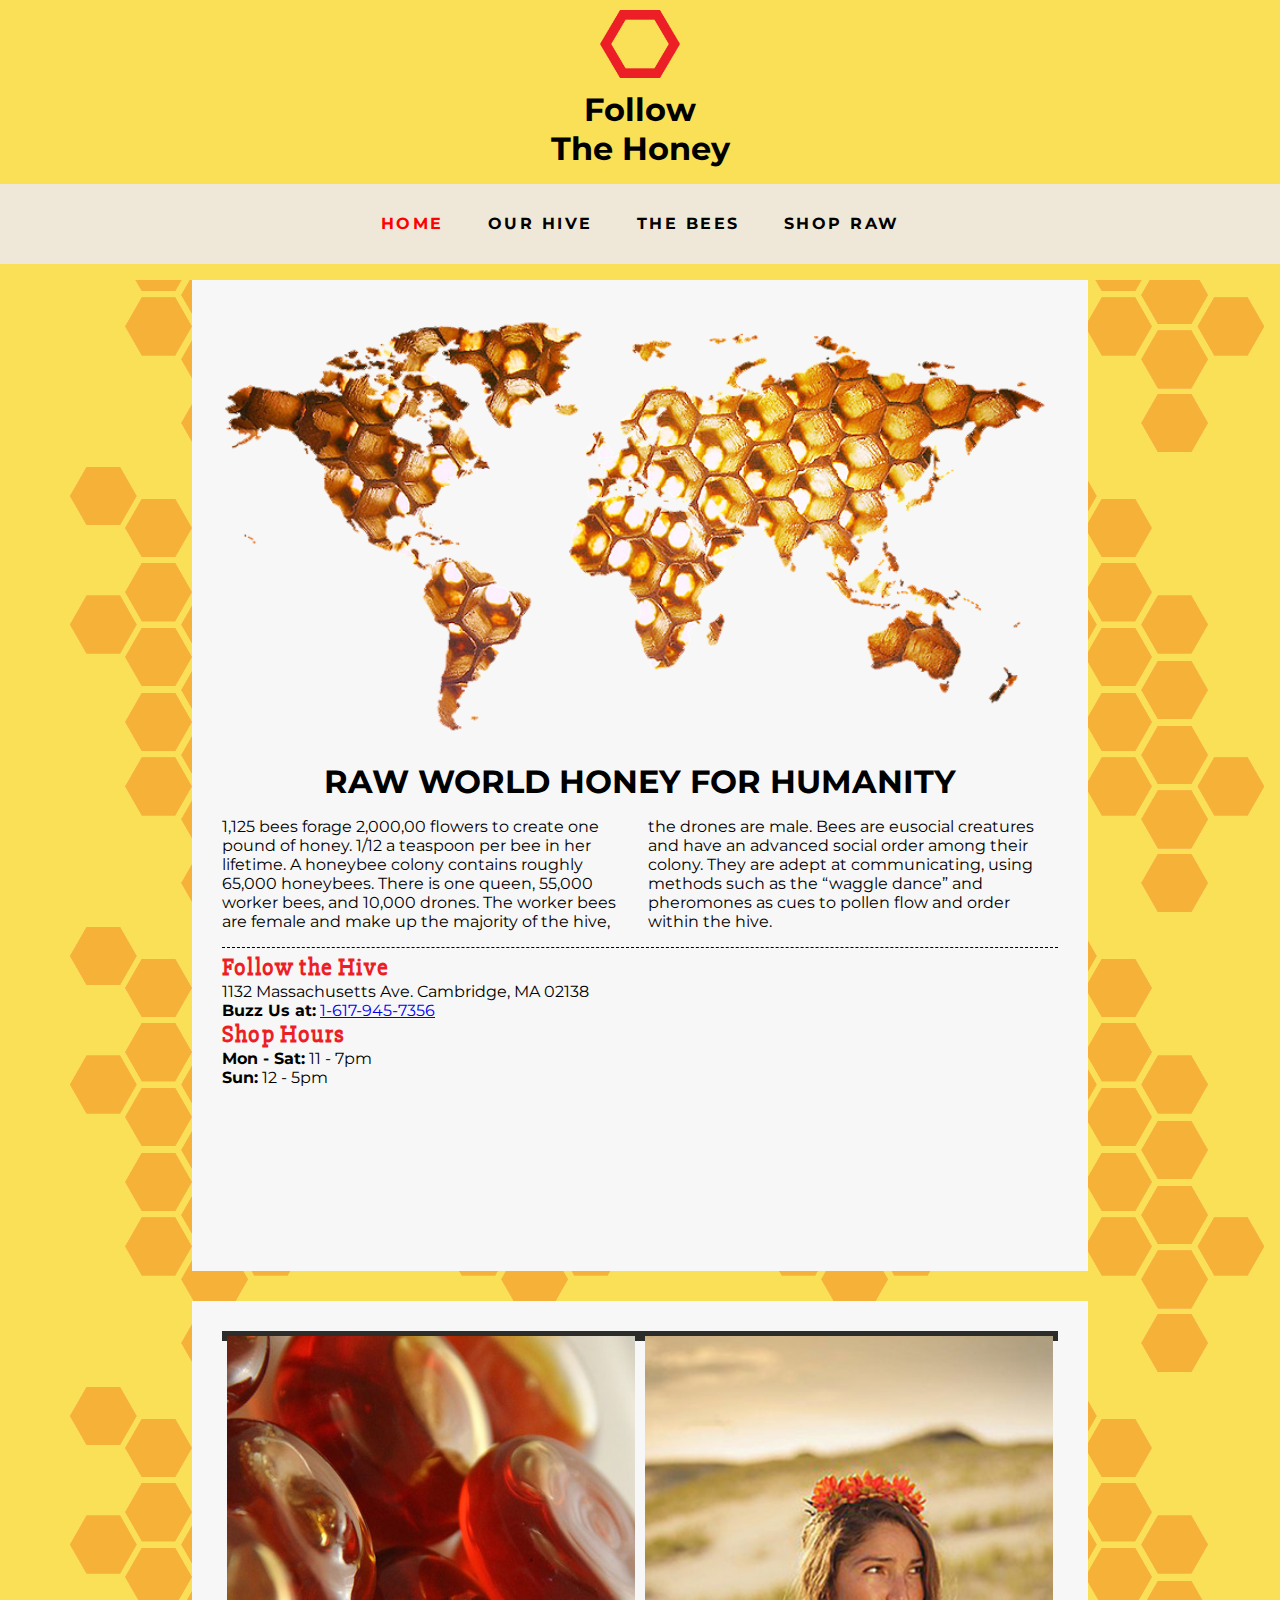
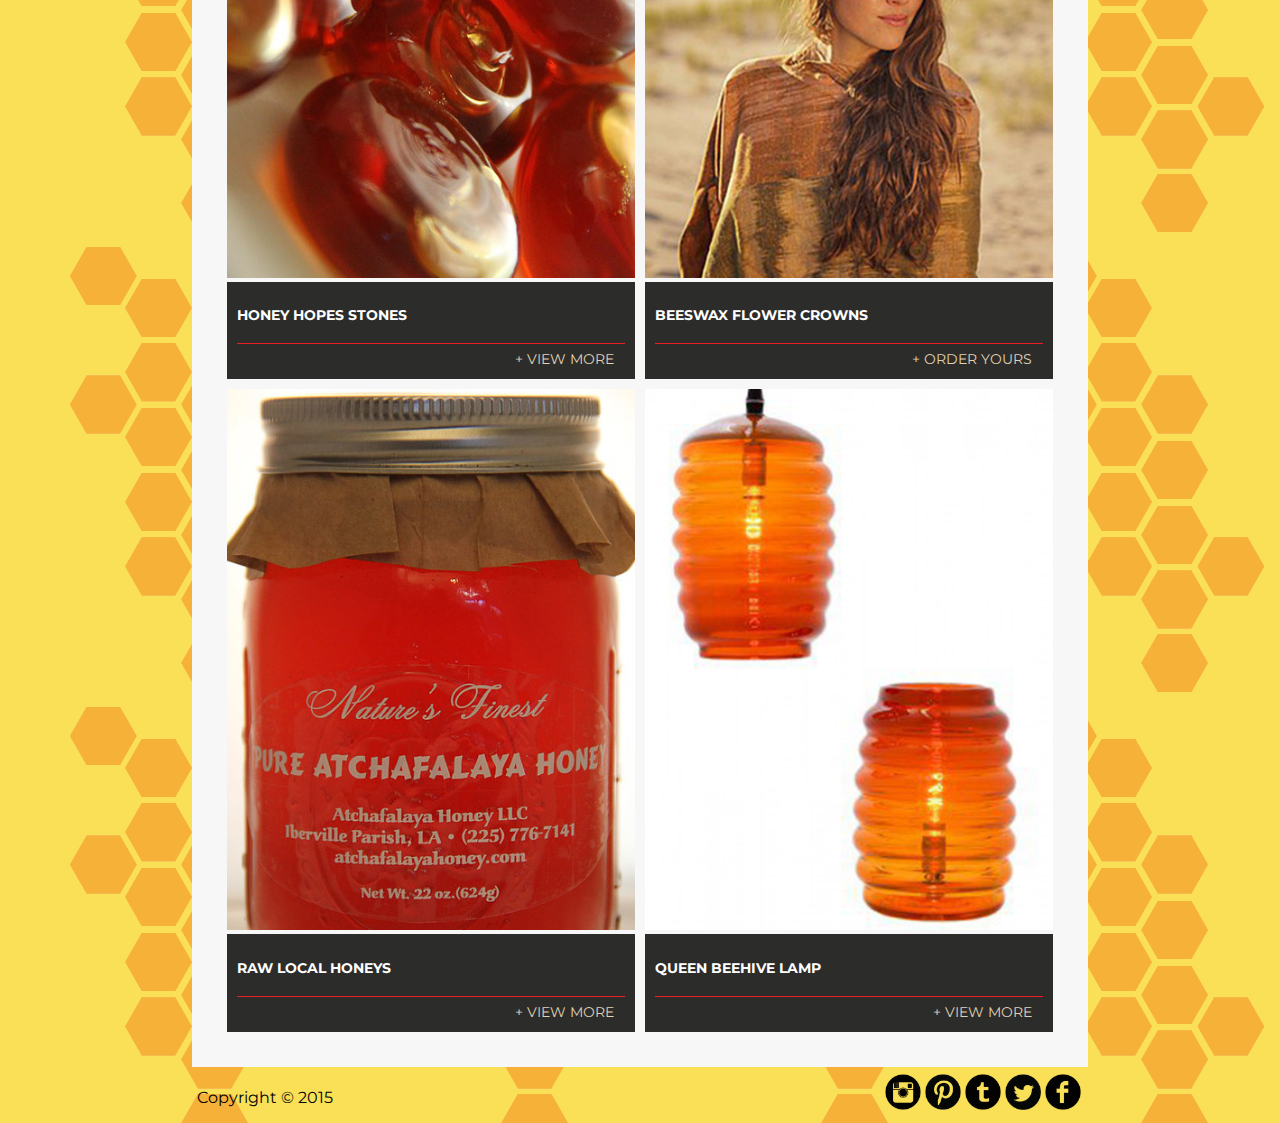
<file: index.html>
<!DOCTYPE html>
<html>
	<head>
		<title>Follow the Honey</title>
		<meta charset="utf-8">
		<meta name="viewport" content="initial-scale=1, maximum-scale=1">
    <link rel="stylesheet" type="text/css" href="normalize.css">
		<link rel="stylesheet" type="text/css" href="web.css">
    <script src="http://cdnjs.cloudflare.com/ajax/libs/jquery/2.1.3/jquery.min.js"></script>
    <script type="text/javascript" src="script.js"></script>
    <link href='https://fonts.googleapis.com/css?family=Slabo+27px|Montserrat' rel='stylesheet' type='text/css'>
     <link rel='shortcut icon' href='favicon.ico' type='image/x-icon'/ >
	</head>
	<body>
  	<header class="clearfix">
  <div class="wrapper">
    <div class="logo"></div>
    <h1>Follow<br>The Honey</h1>
    <nav class='display-menu'>
      <ul>
        <li><a class="active" href="index.html">Home</a></li>
        <li><a href="about.html">Our Hive</a></li>
        <li><a href="bees.html">The Bees</a></li>
        <li><a href="shop.html">Shop Raw</a></li>
      </ul>
    </nav>
    <div class='menu-button'></div>
</header>

<div class="overlay overlay-slidedown">
  <div class='close-button'></div>
  <nav>
    <ul>
      <li><a class="active" href="index.html">Home</a></li>
      <li><a href="about.html">Our Hive</a></li>
      <li><a href="bees.html">The Bees</a></li>
      <li><a href="shop.html">Shop Raw</a></li>
    </ul>
  </nav>
</div>
</div>




<div id="index">
  <img src="img/map.png" style="width:100%;">
    <h1>RAW WORLD HONEY FOR HUMANITY</h1>
    <p>1,125 bees forage 2,000,00 flowers to create one pound of honey. 1/12 a teaspoon per bee in her lifetime. A honeybee colony contains roughly 65,000 honeybees. There is one queen, 55,000 worker bees, and 10,000 drones. The worker bees are female and
      make up the majority of the hive, the drones are male. Bees are eusocial creatures and have an advanced social order among their colony. They are adept at communicating, using methods such as the “waggle dance” and pheromones as cues to pollen flow
      and order within the hive. </p>
      <div class="contact"><h2 style="margin:0; color:rgb(236, 31, 39);">Follow the Hive</h2>1132 Massachusetts Ave. Cambridge, MA 02138
<br><span style="font-weight:bold">Buzz Us at:</span> <a href="tel:1-617-945-7356">1-617-945-7356</a>
<h2 style="margin:0; color:rgb(236, 31, 39);">Shop Hours</h2>
<span style="font-weight:bold">
Mon - Sat:</span> 11 - 7pm<br>
<span style="font-weight:bold">
Sun:</span> 12 - 5pm<br>

<iframe src="https://www.google.com/maps/embed?pb=!1m18!1m12!1m3!1d2947.671622280849!2d-71.11639828628424!3d42.37083704241663!2m3!1f0!2f0!3f0!3m2!1i1024!2i768!4f13.1!3m3!1m2!1s0x89e3775b492ac3d3%3A0x1ed9b62988df802a!2sFollow+the+Honey!5e0!3m2!1sen!2sus!4v1450029311596" width="100%" height="100%" frameborder="0" style="border:0" allowfullscreen></iframe></div>
  </div>


<div class="content">

  <div class="gallerywrap clearfix">
    <div class="gall">
      <div class="product"><img src="img/product1.jpg"></img>
        <div class="buy">
          <div class="item">
            <h4>Honey Hopes Stones</h4>
          </div>
          <div class="buylink"><a href="#">+ View More</a></div>
        </div>
      </div>
      <div class="product"><img src="img/product2.jpg"></img>
        <div class="buy">
          <div class="item">
            <h4>Beeswax Flower Crowns</h4>
          </div>
          <div class="buylink"><a href="#">+ Order yours</a></div>
        </div>
      </div>
      <div class="product"><img src="img/product3.jpg"></img>
        <div class="buy">
          <div class="item">
            <h4>Raw Local Honeys</h4>
          </div>
          <div class="buylink"><a href="#">+ View More</a></div>
        </div>
      </div>
        <div class="buy"></div>
      </div>
      <div class="product"><img src="img/product4.jpg"></img>
        <div class="buy">
          <div class="item">
            <h4>Queen Beehive Lamp</h4>
          </div>
          <div class="buylink"><a href="#">+ View More</a></div>
        </div>
      </div>
    </div>
  </div>
</div>
  
</div>
<div class="footer">
<p>Copyright &copy; 2015</p> 
<div class="social">
<a href="https://www.facebook.com/FollowTheHoney/"><img class="socialbutton" src="img/face.png"></a>
<a href="https://twitter.com/followthehoney"><img class="socialbutton" src="img/twit.png"></a>
<a href="http://followthehoney.tumblr.com/"><img class="socialbutton" src="img/tum.png"></a>
<a href="https://www.pinterest.com/followthehoney/"><img class="socialbutton" src="img/pin.png"></a>
<a href="https://www.instagram.com/followthehoney/"><img class="socialbutton" src="img/insta.png"></a>
</div>
</div>















<script>
$('.menu-button').on('click', function() {
  $(this).removeClass('show-menu-button');
  $('.overlay').slideDown('slow');
});

$('.close-button').on('click', function() {
  $('.overlay').slideUp('fast');
  $('.menu-button').addClass('show-menu-button');
});
</script>


	</body>

</html>
</file>
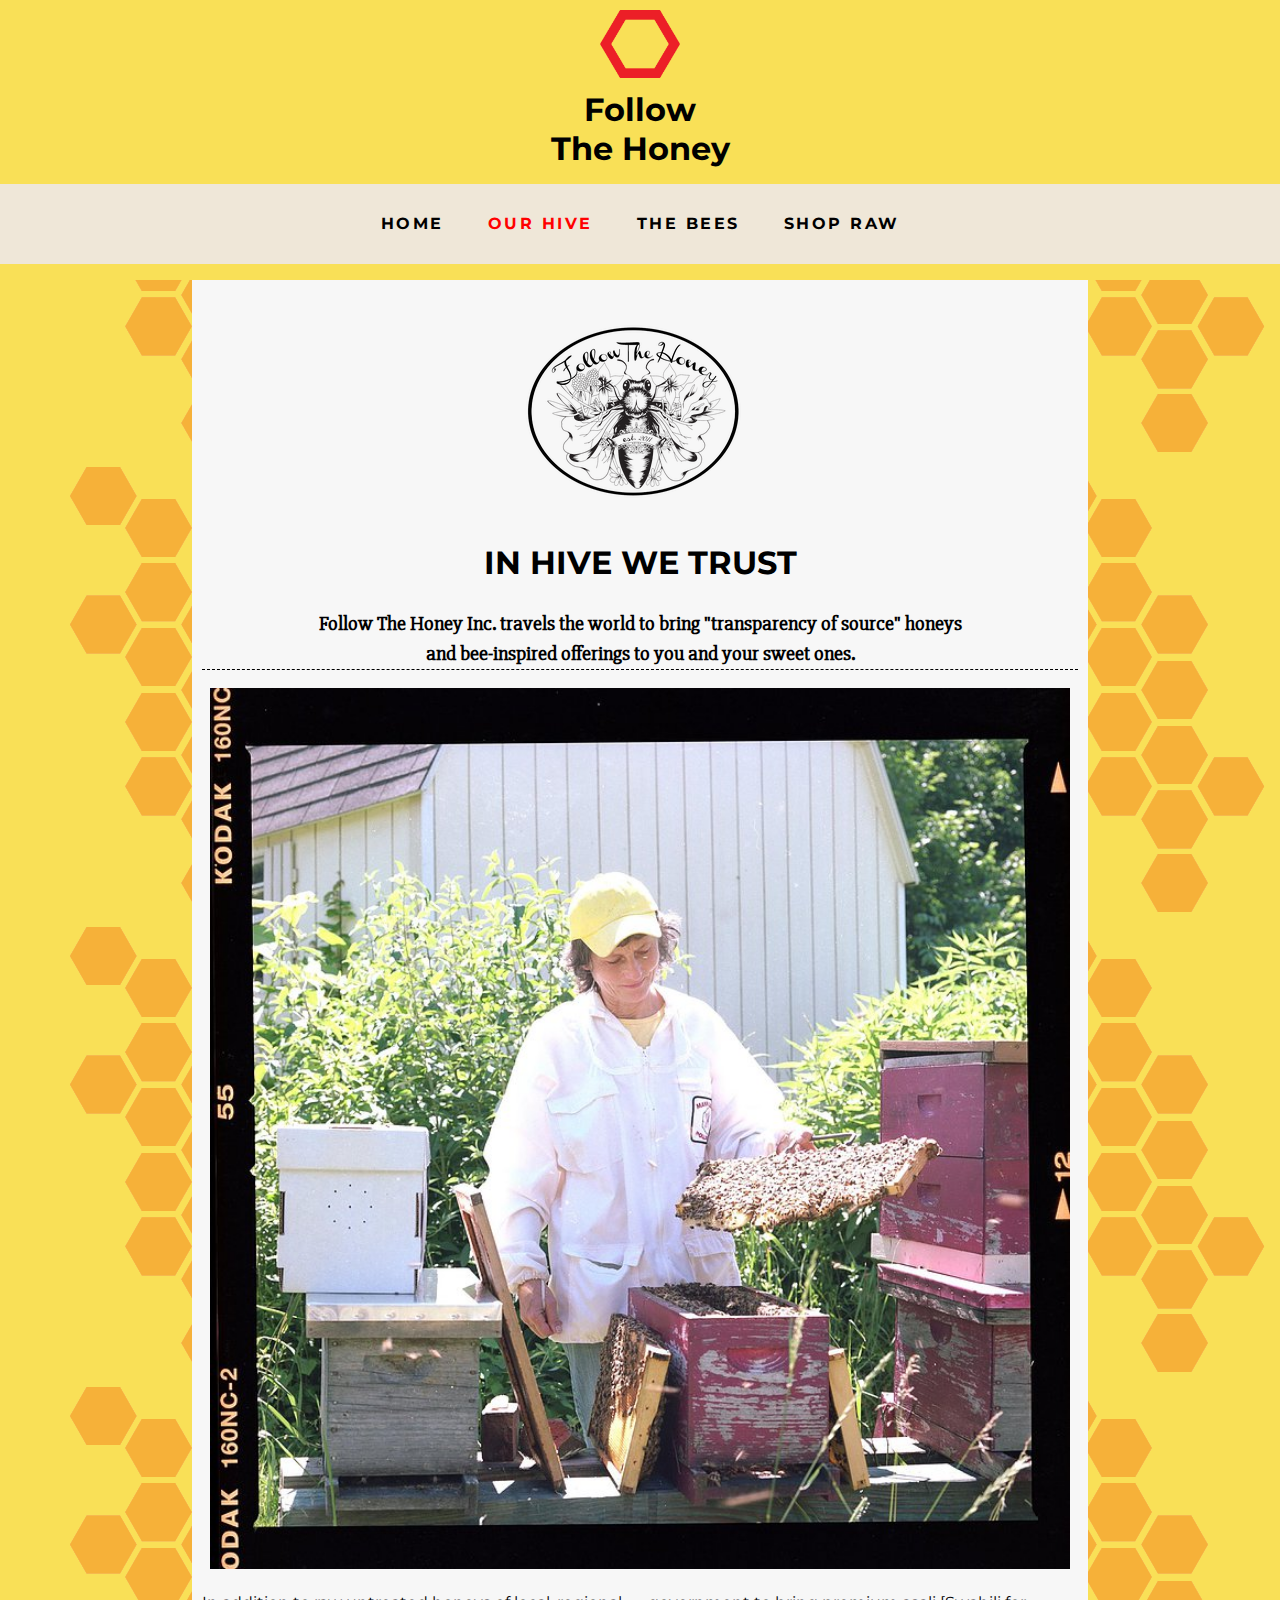
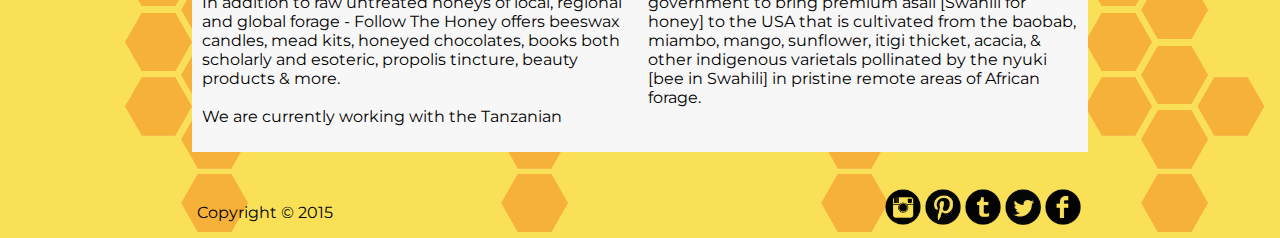
<file: about.html>
<!DOCTYPE html>
<html>
  <head>
    <title>Follow the Honey</title>
    <meta charset="utf-8">
    <meta name="viewport" content="initial-scale=1, maximum-scale=1">
    <link rel="stylesheet" type="text/css" href="normalize.css">
    <link rel="stylesheet" type="text/css" href="web.css">
    <script src="http://cdnjs.cloudflare.com/ajax/libs/jquery/2.1.3/jquery.min.js"></script>
    <script type="text/javascript" src="script.js"></script>
    <link href='https://fonts.googleapis.com/css?family=Slabo+27px|Montserrat' rel='stylesheet' type='text/css'>
     <link rel='shortcut icon' href='favicon.ico' type='image/x-icon'/ >
  </head>
  <body>
    <header class="clearfix">
  <div class="wrapper">
    <div class="logo"></div>
    <h1>Follow<br>The Honey</h1>
    <nav class='display-menu'>
      <ul>
        <li><a href="index.html">Home</a></li>
        <li><a class="active" href="about.html">Our Hive</a></li>
        <li><a href="bees.html">The Bees</a></li>
        <li><a href="shop.html">Shop Raw</a></li>
      </ul>
    </nav>
    <div class='menu-button'></div>
</header>

<div class="overlay overlay-slidedown">
  <div class='close-button'></div>
  <nav>
    <ul>
      <li><a href="index.html">Home</a></li>
      <li><a class="active" href="about.html">Our Hive</a></li>
      <li><a href="bees.html">The Bees</a></li>
      <li><a href="shop.html">Shop Raw</a></li>
    </ul>
  </nav>
</div>
</div>







  <div id="about">
    <img class="follow" src="img/followhead.png" style="display:block;"></img>
    <h1>IN HIVE WE TRUST</h1>
    <h4>Follow The Honey Inc. travels the world to bring "transparency of source" honeys and bee-inspired offerings to you and your sweet ones. </h4>

    <img src="img/kodak.jpg" id="kodak" style=" display:block; width:100%; padding:8px; position:static;"><p>In addition to raw untreated honeys of local, regional and global forage - Follow The Honey offers beeswax candles, mead kits, honeyed chocolates, books both scholarly and esoteric, propolis tincture, beauty products &amp; more.
    <br><br>We are currently working with the Tanzanian government to bring premium asali [Swahili for honey]  to the USA that is cultivated from the baobab, miambo, mango, sunflower, itigi thicket, acacia, &amp; other indigenous varietals pollinated by the nyuki [bee in Swahili] in pristine remote areas of African forage.</p>

  </div>
<div class="footer">
<p>Copyright &copy; 2015</p> 
<div class="social">
<a href="https://www.facebook.com/FollowTheHoney/"><img class="socialbutton" src="img/face.png"></a>
<a href="https://twitter.com/followthehoney"><img class="socialbutton" src="img/twit.png"></a>
<a href="http://followthehoney.tumblr.com/"><img class="socialbutton" src="img/tum.png"></a>
<a href="https://www.pinterest.com/followthehoney/"><img class="socialbutton" src="img/pin.png"></a>
<a href="https://www.instagram.com/followthehoney/"><img class="socialbutton" src="img/insta.png"></a>

</div>
</div>















<script>
$('.menu-button').on('click', function() {
  $(this).removeClass('show-menu-button');
  $('.overlay').slideDown('slow');
});

$('.close-button').on('click', function() {
  $('.overlay').slideUp('fast');
  $('.menu-button').addClass('show-menu-button');
});
</script>


  </body>

</html>
</file>
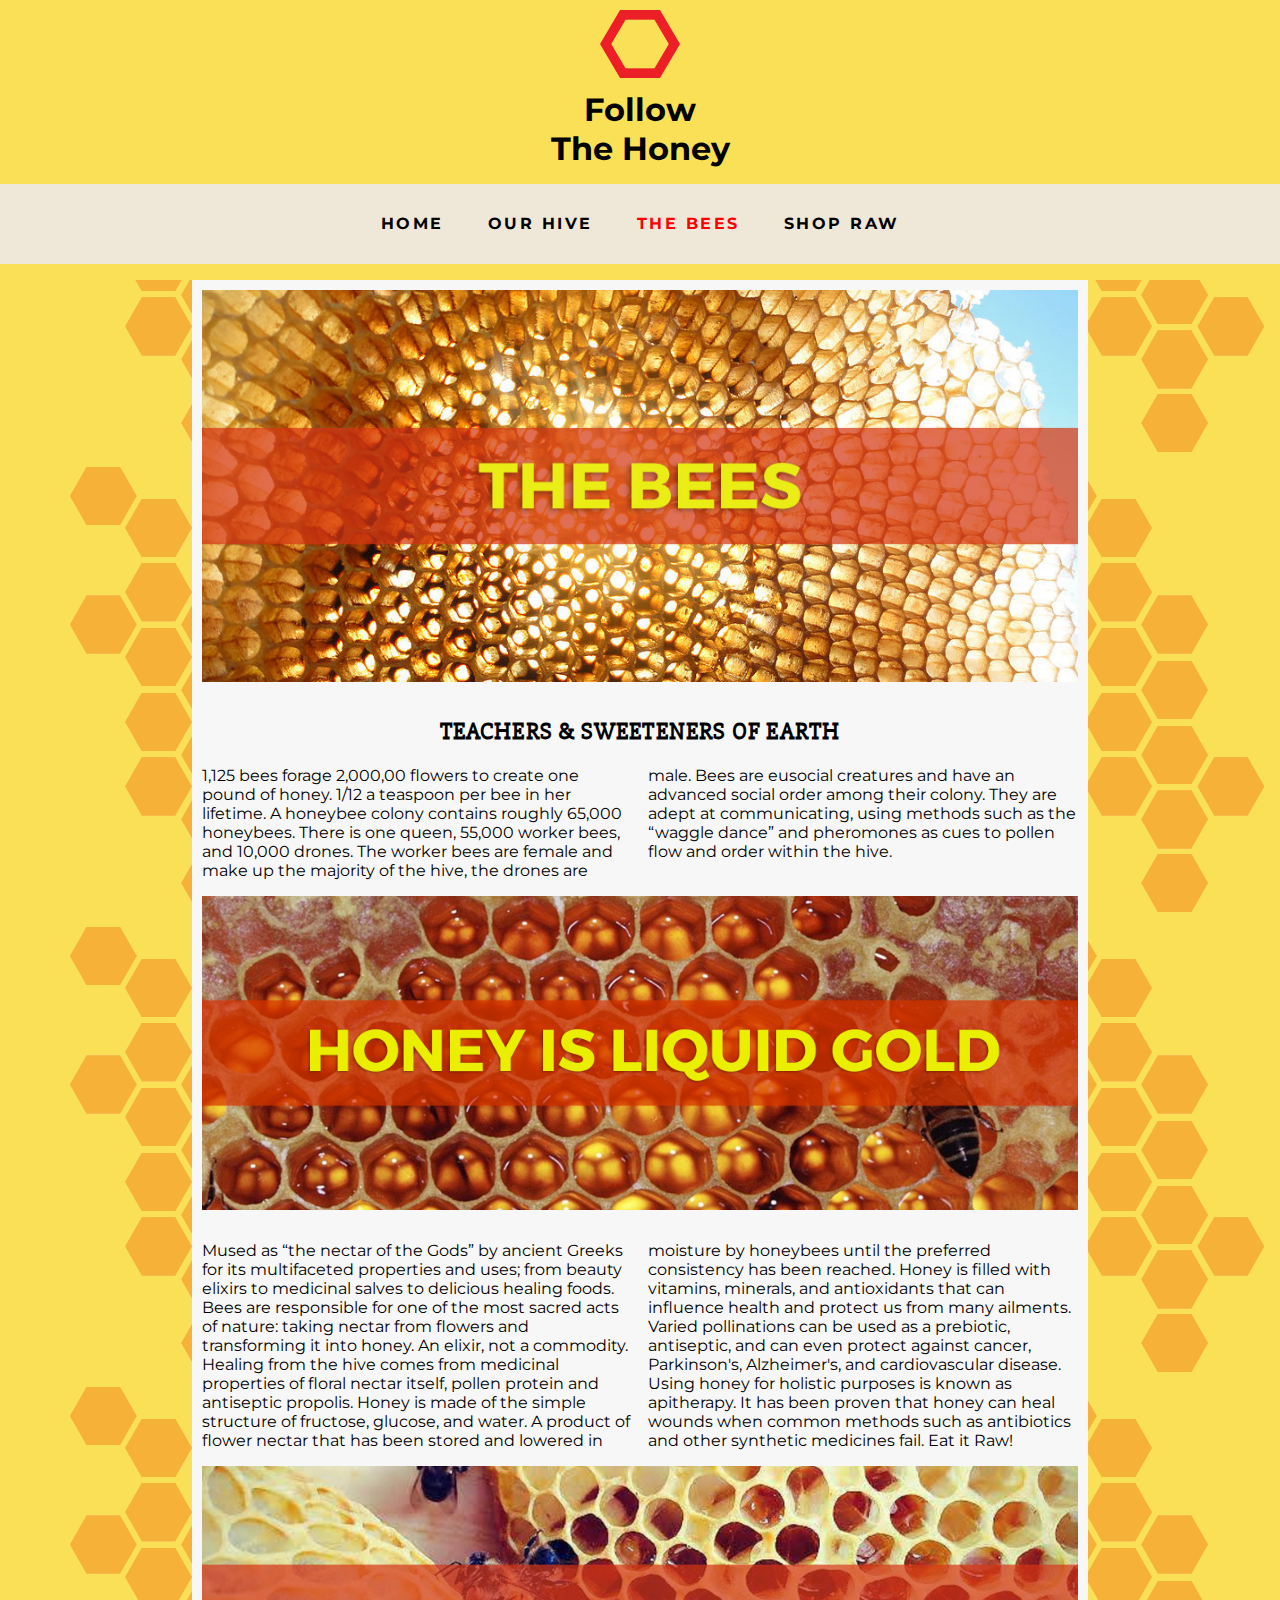
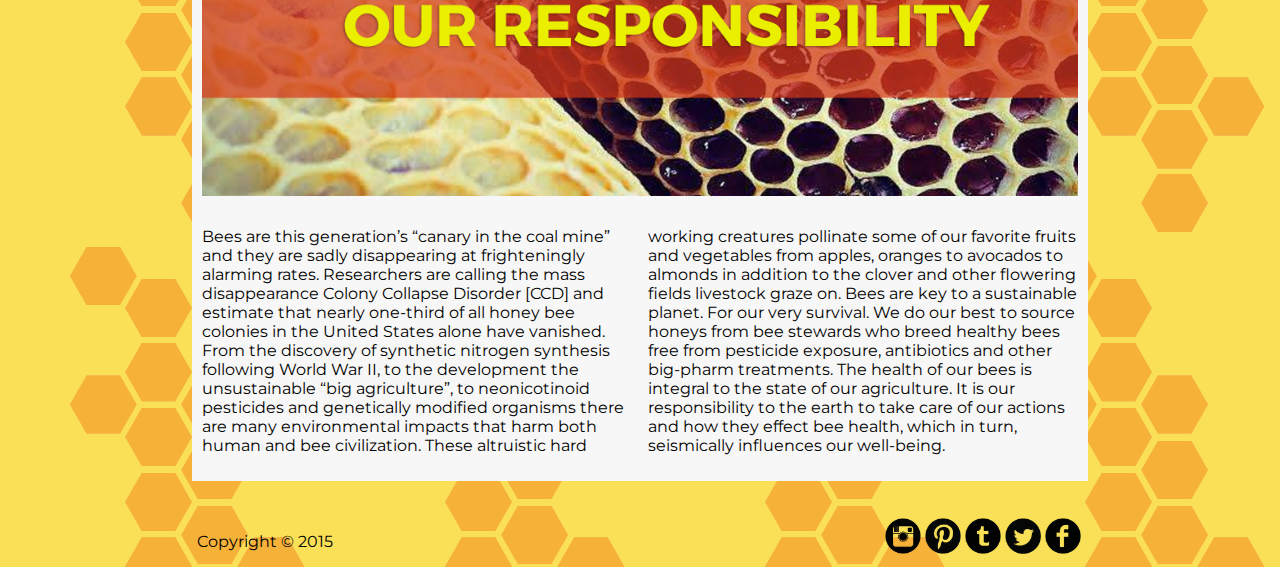
<file: bees.html>
<!DOCTYPE html>
<html>
  <head>
    <title>Follow the Honey</title>
    <meta charset="utf-8">
    <meta name="viewport" content="initial-scale=1, maximum-scale=1">
    <link rel="stylesheet" type="text/css" href="normalize.css">
    <link rel="stylesheet" type="text/css" href="web.css">
    <script src="http://cdnjs.cloudflare.com/ajax/libs/jquery/2.1.3/jquery.min.js"></script>
    <script type="text/javascript" src="script.js"></script>
    <link href='https://fonts.googleapis.com/css?family=Slabo+27px|Montserrat' rel='stylesheet' type='text/css'>
     <link rel='shortcut icon' href='favicon.ico' type='image/x-icon'/ >
  </head>
  <body>
    <header class="clearfix">
  <div class="wrapper">
    <div class="logo"></div>
    <h1>Follow<br>The Honey</h1>
    <nav class='display-menu'>
      <ul>
        <li><a href="index.html">Home</a></li>
        <li><a href="about.html">Our Hive</a></li>
        <li><a class="active" href="bees.html">The Bees</a></li>
        <li><a href="shop.html">Shop Raw</a></li>
      </ul>
    </nav>
    <div class='menu-button'></div>
</header>

<div class="overlay overlay-slidedown">
  <div class='close-button'></div>
  <nav>
    <ul>
      <li><a href="index.html">Home</a></li>
      <li><a href="about.html">Our Hive</a></li>
      <li><a class="active" href="bees.html">The Bees</a></li>
      <li><a href="shop.html">Shop Raw</a></li>
    </ul>
  </nav>
</div>
</div>







  <div id="about">
    <img src="img/comb.jpg" style="padding-bottom:15px;display:block;" width="100%">
   <div class="text">
    <h2 style="text-align:center;">TEACHERS &amp; SWEETENERS OF EARTH</h2>
    <p>1,125 bees forage 2,000,00 flowers to create one pound of honey. 1/12 a teaspoon per bee in her lifetime. A honeybee colony contains roughly 65,000 honeybees. There is one queen, 55,000 worker bees, and 10,000 drones. The worker bees are female and
      make up the majority of the hive, the drones are male. Bees are eusocial creatures and have an advanced social order among their colony. They are adept at communicating, using methods such as the “waggle dance” and pheromones as cues to pollen flow
      and order within the hive. </p>
<img src="img/beehead.png" style="padding-bottom:15px;display:block;" width="100%">
<p>Mused as “the nectar of the Gods” by ancient Greeks for its multifaceted properties and uses; from beauty elixirs to medicinal salves to delicious healing foods. Bees are responsible for one of the most sacred acts of nature: taking nectar from flowers and transforming it into honey. An elixir, not a commodity. Healing from the hive comes from medicinal properties of floral nectar itself, pollen protein and antiseptic propolis. Honey is made of the simple structure of fructose, glucose, and water.  A product of flower nectar that has been stored and lowered in moisture by honeybees until the preferred consistency has been reached. Honey is filled with vitamins, minerals, and antioxidants that can influence health and protect us from many ailments. Varied pollinations can be used as a prebiotic, antiseptic, and can even protect against cancer, Parkinson's, Alzheimer's, and cardiovascular disease. Using honey for holistic purposes is known as apitherapy. It has been proven that honey can heal wounds when common methods such as antibiotics and other synthetic medicines fail.  Eat it Raw!</p>
<img src="img/beehead2.png" style="padding-bottom:15px;display:block;" width="100%">
<p>Bees are this generation’s “canary in the coal mine” and they are sadly disappearing at frighteningly alarming rates. Researchers are calling the mass disappearance Colony Collapse Disorder [CCD] and estimate that nearly one-third of all honey bee colonies in the United States alone have vanished. From the discovery of synthetic nitrogen synthesis following World War II, to the development the unsustainable “big agriculture”, to neonicotinoid pesticides and genetically modified organisms there are many environmental impacts that harm both human and bee civilization. These altruistic hard working creatures pollinate some of our favorite fruits and vegetables from apples, oranges to avocados to almonds in addition to the clover and other flowering fields livestock graze on. Bees are key to a sustainable planet. For our very survival. We do our best to source honeys from bee stewards who breed healthy bees free from pesticide exposure, antibiotics and other big-pharm treatments. The health of our bees is integral to the state of our agriculture.  It is our responsibility to the earth to take care of our actions and how they effect bee health, which in turn, seismically influences our well-being.</p>
    </div>

      <div class="gallery"></div>
  </div>
<div class="footer">
<p>Copyright &copy; 2015</p> 
<div class="social">
<a href="https://www.facebook.com/FollowTheHoney/"><img class="socialbutton" src="img/face.png"></a>
<a href="https://twitter.com/followthehoney"><img class="socialbutton" src="img/twit.png"></a>
<a href="http://followthehoney.tumblr.com/"><img class="socialbutton" src="img/tum.png"></a>
<a href="https://www.pinterest.com/followthehoney/"><img class="socialbutton" src="img/pin.png"></a>
<a href="https://www.instagram.com/followthehoney/"><img class="socialbutton" src="img/insta.png"></a>

</div>
</div>















<script>
$('.menu-button').on('click', function() {
  $(this).removeClass('show-menu-button');
  $('.overlay').slideDown('slow');
});

$('.close-button').on('click', function() {
  $('.overlay').slideUp('fast');
  $('.menu-button').addClass('show-menu-button');
});
</script>


  </body>

</html>
</file>
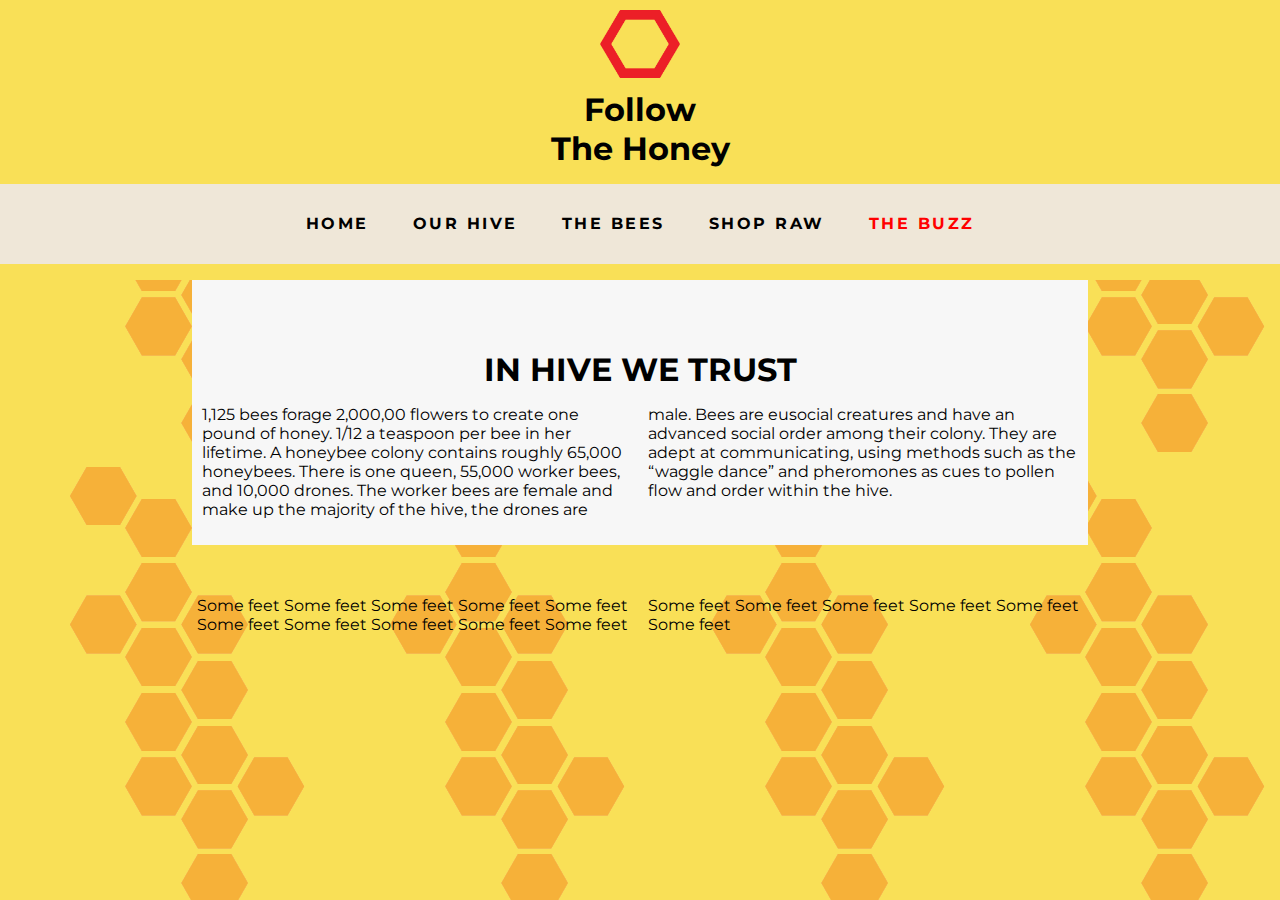
<file: buzz.html>
<!DOCTYPE html>
<html>
  <head>
    <title>Follow the Honey</title>
    <meta charset="utf-8">
    <meta name="viewport" content="initial-scale=1, maximum-scale=1">
    <link rel="stylesheet" type="text/css" href="normalize.css">
    <link rel="stylesheet" type="text/css" href="web.css">
    <script src="http://cdnjs.cloudflare.com/ajax/libs/jquery/2.1.3/jquery.min.js"></script>
    <script type="text/javascript" src="script.js"></script>
    <link href='https://fonts.googleapis.com/css?family=Slabo+27px|Montserrat' rel='stylesheet' type='text/css'>
  </head>
  <body>
    <header class="clearfix">
  <div class="wrapper">
    <div class="logo"></div>
    <h1>Follow<br>The Honey</h1>
    <nav class='display-menu'>
      <ul>
        <li><a href="index.html">Home</a></li>
        <li><a href="about.html">Our Hive</a></li>
        <li><a href="bees.html">The Bees</a></li>
        <li><a href="shop.html">Shop Raw</a></li>
        <li><a class="active" href="buzz.html">The Buzz</a></li>
      </ul>
    </nav>
    <div class='menu-button'></div>
</header>

<div class="overlay overlay-slidedown">
  <div class='close-button'></div>
  <nav>
    <ul>
      <li><a href="index.html">Home</a></li>
      <li><a href="about.html">Our Hive</a></li>
      <li><a href="bees.html">The Bees</a></li>
      <li><a href="shop.html">Shop Raw</a></li>
      <li><a class="active" href="buzz.html">The Buzz</a></li>
    </ul>
  </nav>
</div>
</div>







<div class="content">
  </div>
  <div id="about">
    <h1>IN HIVE WE TRUST</h1>
    <p>1,125 bees forage 2,000,00 flowers to create one pound of honey. 1/12 a teaspoon per bee in her lifetime. A honeybee colony contains roughly 65,000 honeybees. There is one queen, 55,000 worker bees, and 10,000 drones. The worker bees are female and
      make up the majority of the hive, the drones are male. Bees are eusocial creatures and have an advanced social order among their colony. They are adept at communicating, using methods such as the “waggle dance” and pheromones as cues to pollen flow
      and order within the hive. </p>
  </div>
</div>
<div class="footer">
  <p>Some feet Some feet Some feet Some feet Some feet Some feet Some feet Some feet Some feet Some feet Some feet Some feet Some feet Some feet Some feet Some feet </p>
</div>















<script>
$('.menu-button').on('click', function() {
  $(this).removeClass('show-menu-button');
  $('.overlay').slideDown('slow');
});

$('.close-button').on('click', function() {
  $('.overlay').slideUp('fast');
  $('.menu-button').addClass('show-menu-button');
});
</script>


  </body>

</html>
</file>
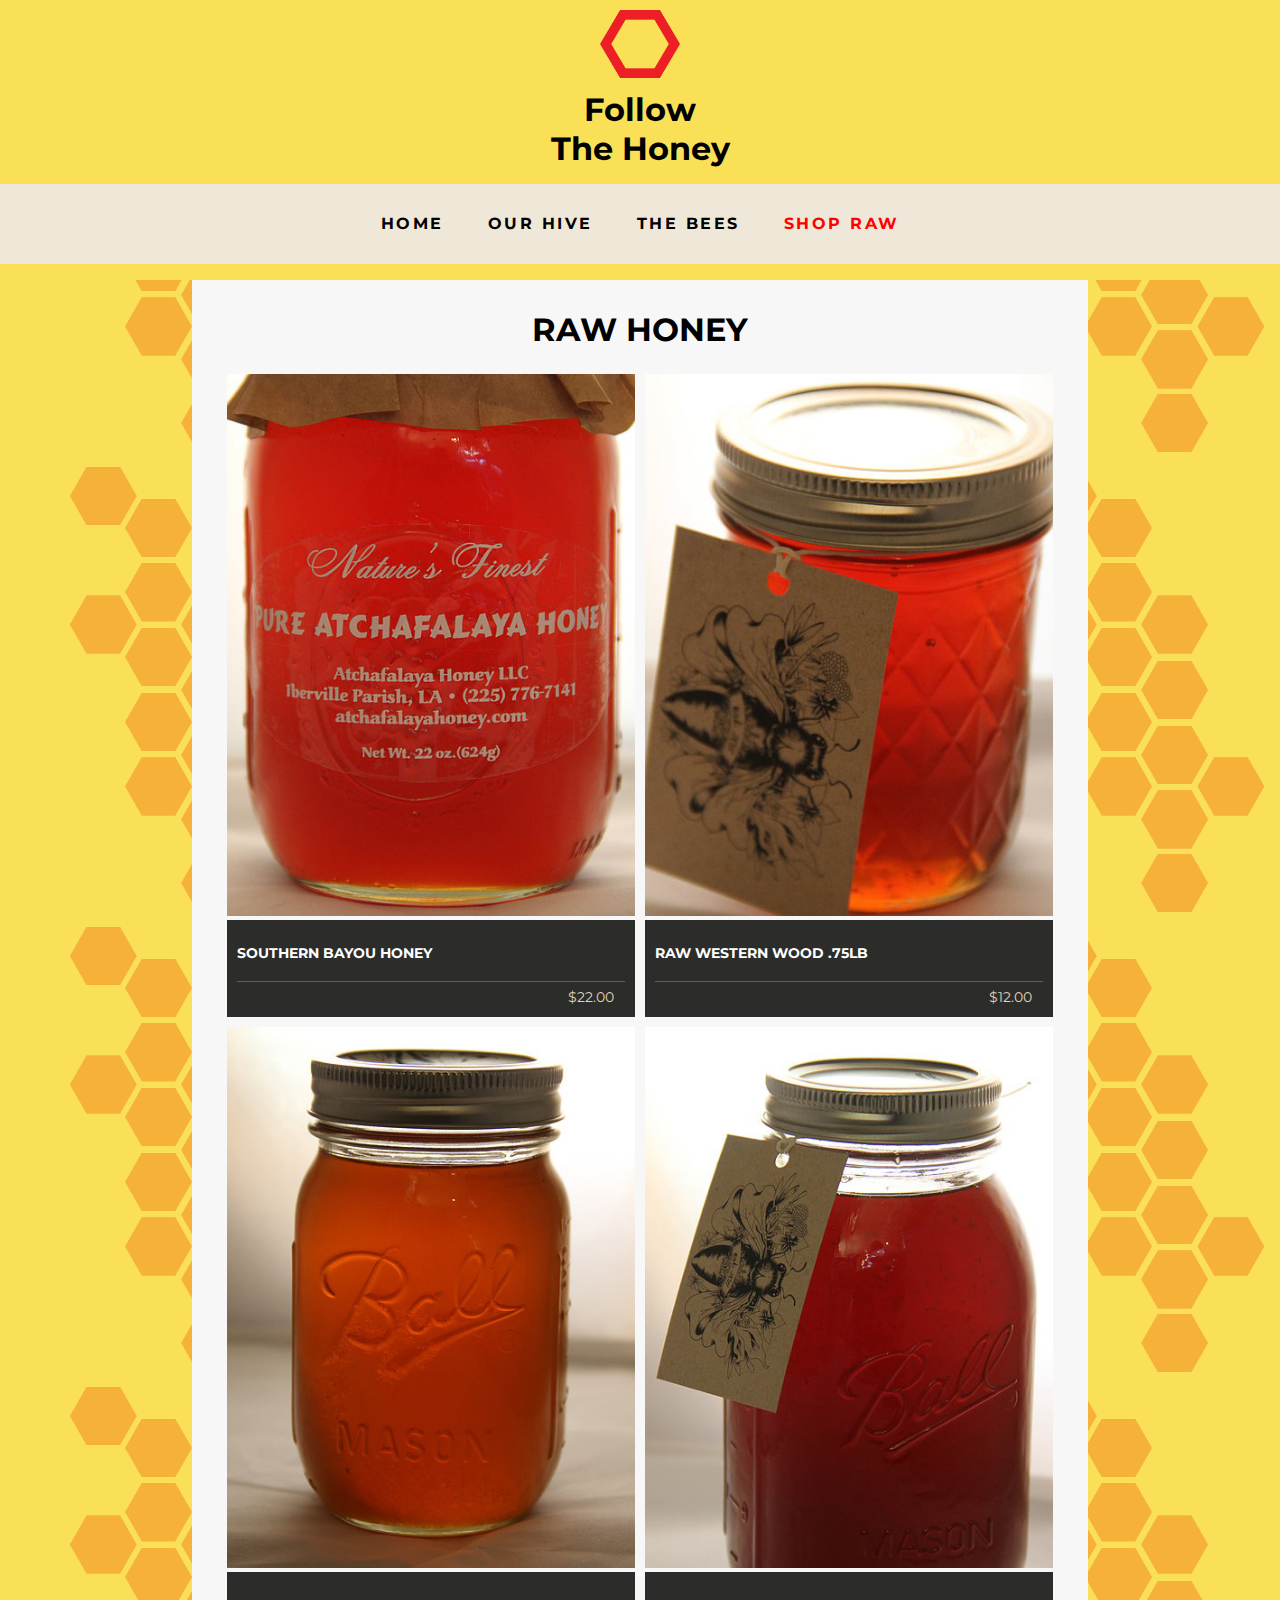
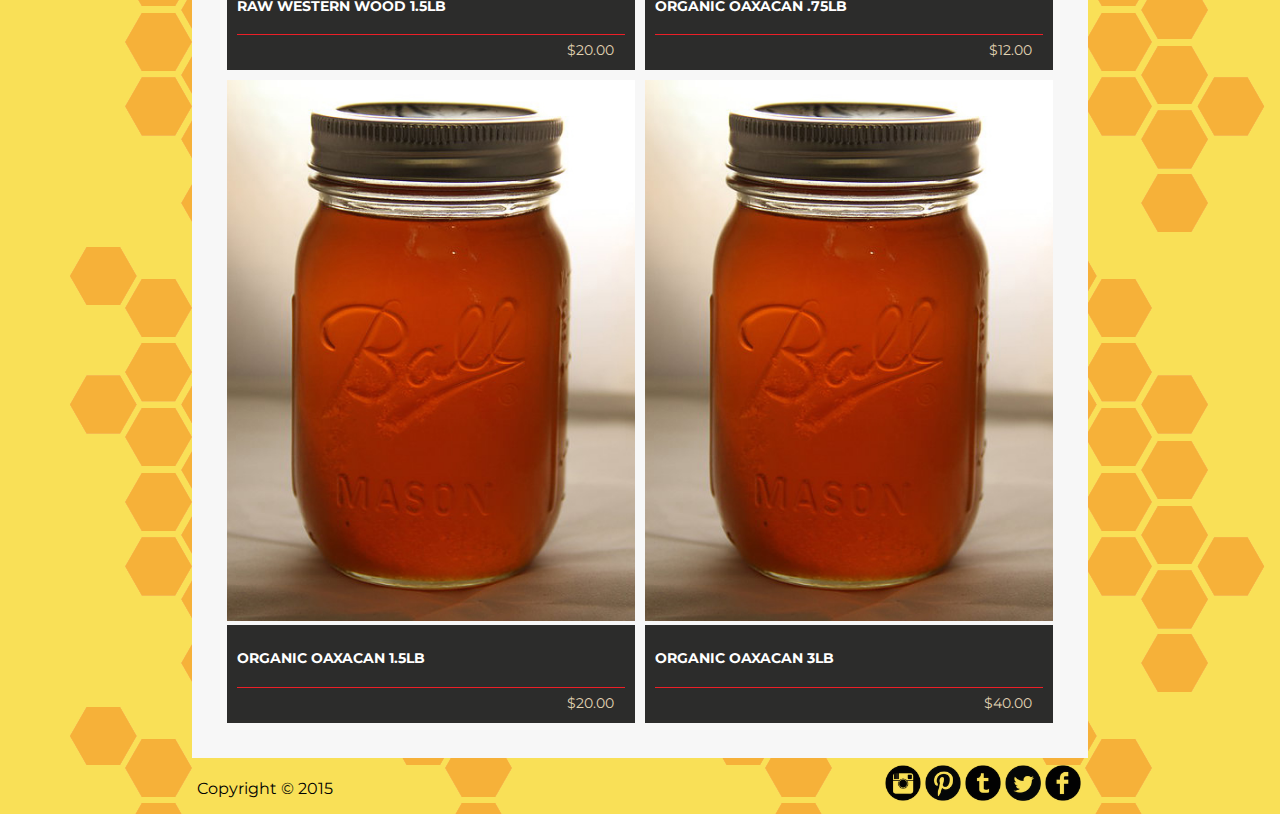
<file: shop.html>
<!DOCTYPE html>
<html>
  <head>
    <title>Follow the Honey</title>
    <meta charset="utf-8">
    <meta name="viewport" content="initial-scale=1, maximum-scale=1">
    <link rel="stylesheet" type="text/css" href="normalize.css">
    <link rel="stylesheet" type="text/css" href="web.css">
    <script src="http://cdnjs.cloudflare.com/ajax/libs/jquery/2.1.3/jquery.min.js"></script>
    <script type="text/javascript" src="script.js"></script>
    <link href='https://fonts.googleapis.com/css?family=Slabo+27px|Montserrat' rel='stylesheet' type='text/css'>
     <link rel='shortcut icon' href='favicon.ico' type='image/x-icon'/ >
  </head>
  <body>
    <header class="clearfix">
  <div class="wrapper">
    <div class="logo"></div>
    <h1>Follow<br>The Honey</h1>
    <nav class='display-menu'>
      <ul>
        <li><a href="index.html">Home</a></li>
        <li><a href="about.html">Our Hive</a></li>
        <li><a href="bees.html">The Bees</a></li>
        <li><a class="active" href="shop.html">Shop Raw</a></li>
      </ul>
    </nav>
    <div class='menu-button'></div>
</header>

<div class="overlay overlay-slidedown">
  <div class='close-button'></div>
  <nav>
    <ul>
      <li><a href="index.html">Home</a></li>
      <li><a href="about.html">Our Hive</a></li>
      <li><a href="bees.html">The Bees</a></li>
      <li><a class="active" href="shop.html">Shop Raw</a></li>
    </ul>
  </nav>
</div>
</div>


<div class="content">
   <h1 style="text-align:center; padding-bottom:20px;">RAW HONEY</h1>
  <div class="gallerywrap clearfix">
    <div class="gall">

      <div class="product"><img src="img/honey3.jpg" ></img>
        <div class="buy">
          <div class="item">
            <h4>Southern Bayou Honey</h4>
          </div>
          <div class="buylink"><a href="#">$22.00</a></div>
        </div>
      </div>

      <div class="product"><img src="img/honey2.jpg" ></img>
        <div class="buy">
          <div class="item">
            <h4>Raw Western Wood .75lb</h4>
          </div>
          <div class="buylink"><a href="#">$12.00</a></div>
        </div>
      </div>

      <div class="product"><img src="img/honey1.jpg" ></img>
        <div class="buy">
          <div class="item">
            <h4>Raw Western Wood 1.5lb</h4>
          </div>
          <div class="buylink"><a href="#">$20.00</a></div>
        </div>
      </div>

      <div class="product"><img src="img/honey4.jpg"  ></img>
        <div class="buy">
          <div class="item">
            <h4>Organic Oaxacan .75lb</h4>
          </div>
          <div class="buylink"><a href="#">$12.00</a></div>
        </div>
      </div>

      <div class="product"><img src="img/honey1.jpg"  ></img>
        <div class="buy">
          <div class="item">
            <h4>Organic Oaxacan 1.5lb</h4>
          </div>
          <div class="buylink"><a href="#">$20.00</a></div>
        </div>

      </div><div class="product"><img src="img/honey1.jpg" ></img>
        <div class="buy">
          <div class="item">
            <h4>Organic Oaxacan 3lb</h4>
          </div>
          <div class="buylink"><a href="#">$40.00</a></div>
        </div>
      </div>
    </div>
  </div>
</div>
<div class="footer">
<p>Copyright &copy; 2015</p> 
<div class="social">
<a href="https://www.facebook.com/FollowTheHoney/"><img class="socialbutton" src="img/face.png"></a>
<a href="https://twitter.com/followthehoney"><img class="socialbutton" src="img/twit.png"></a>
<a href="http://followthehoney.tumblr.com/"><img class="socialbutton" src="img/tum.png"></a>
<a href="https://www.pinterest.com/followthehoney/"><img class="socialbutton" src="img/pin.png"></a>
<a href="https://www.instagram.com/followthehoney/"><img class="socialbutton" src="img/insta.png"></a>

</div>
</div>














<script>
$('.menu-button').on('click', function() {
  $(this).removeClass('show-menu-button');
  $('.overlay').slideDown('slow');
});

$('.close-button').on('click', function() {
  $('.overlay').slideUp('fast');
  $('.menu-button').addClass('show-menu-button');
});
</script>


  </body>

</html>
</file>
<file: web.css>
html,
body,
h1 {
  margin: 0;
  padding: 0;
}

* {
  box-sizing: border-box;
}

.clearfix {
  overflow: auto;
}

body {
  font-family: 'Montserrat', sans-serif;
  background: url("img/honeymobilebg.png");
}
/* Global Header things */

header .logo {
  border: solid 2px black;
  display: block;
  width: 100px;
  margin: 0 auto;
}



h2{
  font-family: 'Slabo 27px', serif;
  letter-spacing: 1.2px;
}

.display-menu {
  background-color: rgb(239, 231, 216);
}

.display-menu ul a {
  color: black;
}

header nav ul {
  display: block;
  text-align: center;
  padding: 25px 40px;
  background: ;
}

header nav li {
  display: inline-block;
  padding: 0 20px;
  font-size: 16px;
  letter-spacing: 2.5px;
  line-height: 30px;
}

header nav li a {
  color: rgb(202, 173, 86);
  text-decoration: none;
  font-weight: bold;
  text-transform: uppercase;
}

header .menu-button {
  float: right;
  position: absolute;
  top: -70px;
  right: -70px;
  width: 200px;
  height: 200px;
  background: url(img/hamburger_close.png) no-repeat center;
  background-size: 10% 10%;
}

header {
  display: block;
  position: relative;
}

.content {
  background-color: rgb(247, 247, 247);
  width: 95%;
  margin: 0 auto;
  position: inherit;
  height: 100%;
}

.content img{
  margin-bottom:0;
}

.contact {
  border-top: 1px dashed black;
  padding-top: 5px;
}

.footer {
  width: 70%;
  margin: 0 auto;
  position: inherit;
  height: 100%;
  padding: 5px;
}

.footer p {
  float:left;
  display:block;
}

.footer img.socialbutton {
  padding:2px;
  width:40px;
  float:right;
  display:block;
}

.buy {
  width: 100%;
  background-color: rgb(44, 44, 43);
  padding: 5px;
  color:white;
  text-transform:uppercase;
  font-size:90%;
  padding-left:10px;
  padding-right:10px;
  margin-top:0;
  height:20%;
  
}

.buylink {
  padding: 6px;
  text-align: right;
  color:rgb(225, 211, 179);
}

.buylink a{
  padding: 5px;
  text-align: right;
  color:rgb(225, 211, 179);
  text-decoration:none;
}

.item {
  border-bottom: 1px solid rgb(236, 31, 39);
}

#about {
  background-color: rgb(247, 247, 247);
  padding: 10px;
  width:70%;
  margin: 0 auto;
  margin-bottom: 30px;
}

#index {
  padding:30px;
  background-color: rgb(247, 247, 247);
  width:70%;
  margin: 0 auto;
  margin-bottom: 30px;
}

#index h1 {
  text-align:center;
  margin:0;
}

img.follow {
  display:block;
  margin:0 auto;
}

.text {
  clear:left;
  display:inline-block;
}

#about h1 {
  text-align:center;
  margin:0;
}

#about h4 {
    border-bottom:dashed 1px black;
    margin-bottom: 10px;
    line-height: 30px;
    text-align: center;
    font-family: 'Slabo 27px', serif;
    padding-left: 100px;
    padding-right: 100px;
    font-size: 20px;

}
/* How to Get rid of the Hamburger */

@media screen and (min-width: 500px) {
  header .menu-button {
    display: none;
  }
  header {
    background-color: rgb(249, 224, 87);
    text-align: center;
    position: static;
    z-index: 999;
    width: 100%;
  }
  header .logo {
    display: block;
    border: none;
    width: 80px;
    height: 80px;
    margin: 0 auto;
    background: url("img/logo.png");
    background-size: contain;
    margin-top: 10px;
    margin-bottom: 0;
    background-repeat: no-repeat;
  }
  .clearfix {
    overflow: auto;
  }
  .content {
    background-color: rgb(247, 247, 247);
    width: 70%;
    margin: 0 auto;
    position: inherit;
    height: 100%;
    padding:30px;
  }
  .product {
    width: 50%;
    float: left;
    padding: 5px;
  }
  .product img {
    width: 100%;
  }
p {
     -webkit-column-count:2;
}

}
/* My mobile Layout!! */

@media screen and (max-width: 500px) {
  body, html, {
    margin: 0;
  }
  .wrapper {
    width: 100%;
    position: static;
    z-index: 1;
    background-color: rgb(249, 224, 87);
    height: 100px;
    margin: 0;
  }
  .clearfix {
    overflow: auto;
  }
  header nav {
    visibility: hidden;
  }
  header .logo {
    display: inline-block;
    border: none;
    width: 60px;
    height: 50px;
    float: left;
    margin: 5px;
    margin-top: 30px;
    background: url("img/logo.png");
    background-size: cover;
  }
  
  header h1 {
    padding:14px;
  }
  
  header{
    position:static;
  }
  
  #index {
    width:95%;
  }
  
  .show-menu-button {
    display: inline;
  }
  .content {
    padding: ;
  }
  .gallerywrap {
    margin-top: 10px;
  }
  .product {
    width: 100%;
    float: left;
  }
  .product img {
    width: 100%;
  }

  #about {
    width:95%;
    margin:0 auto;
    padding:20px;
  }

  #about h4 {
    padding:0;
  }

  img#kodak {
    display:block;
    position:static;
  }

  .footer {
    width:95%;
  }
}
/* Hamburger Menu */

.overlay {
  display: none;
  width: 100%;
  height: 50%;
  position: fixed;
  top: 0;
  right: 0;
  left: 0;
  background-color: rgb(249, 224, 87);
  z-index: 999;
}

.overlay nav {
  text-align: left;
  position: absolute;
  top: 50%;
  left: 20%;
  transform: translate(-50%, -50%);
}

.overlay nav ul {
  list-style: none;
}

.overlay ul li {
  padding: 15px;
}

.overlay li a {
  text-decoration: none;
  color: black;
  font-weight: bold;
  text-transform: uppercase;
}

nav a.active {
  color: red;
}

.overlay .close-button {
  position: absolute;
  top: -70px;
  right: -70px;
  float: right;
  background: url(img/closebutton.png) no-repeat center;
  background-size: 10% 10%;
  width: 200px;
  height: 200px;
}
</file>
